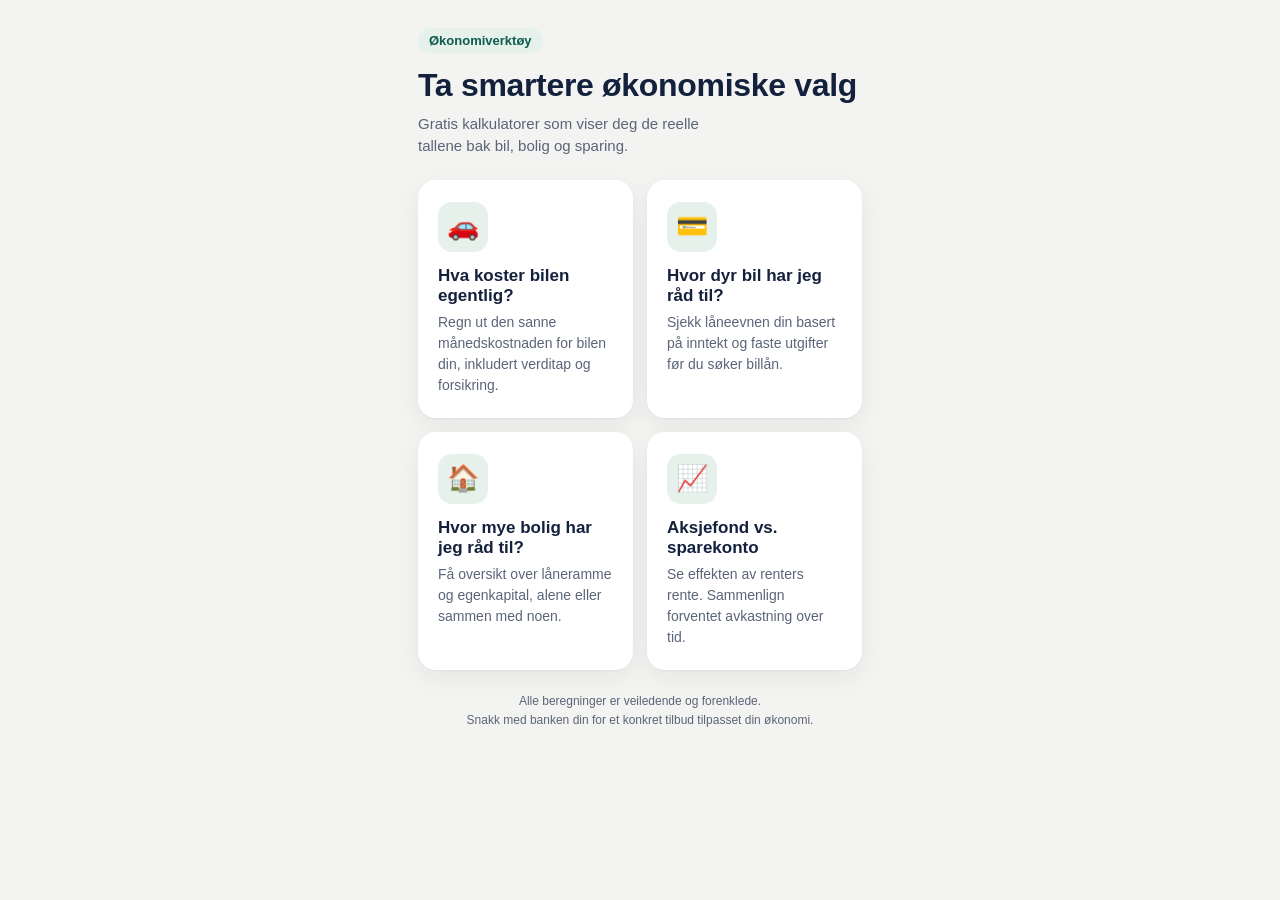
<file: index.html>
<!DOCTYPE html>
<html lang="no">
<head>
<meta charset="UTF-8">
<meta name="viewport" content="width=device-width, initial-scale=1, viewport-fit=cover">
<title>Økonomiverktøy.no – Smarte kalkulatorer for din privatøkonomi</title>
<link rel="stylesheet" href="kalkulator.css">
</head>
<body>
<div class="wrap">

  <header>
    <span class="eyebrow">Økonomiverktøy</span>
    <h1>Ta smartere økonomiske valg</h1>
    <p>Gratis kalkulatorer som viser deg de reelle tallene bak bil, bolig og sparing.</p>
  </header>

  <div class="tool-grid">

    <a href="bilkostnad.html" class="tool-card">
      <div class="tool-icon">🚗</div>
      <h2>Hva koster bilen egentlig?</h2>
      <p>Regn ut den sanne månedskostnaden for bilen din, inkludert verditap og forsikring.</p>
    </a>

    <a href="laneevne.html" class="tool-card">
      <div class="tool-icon">💳</div>
      <h2>Hvor dyr bil har jeg råd til?</h2>
      <p>Sjekk låneevnen din basert på inntekt og faste utgifter før du søker billån.</p>
    </a>

    <a href="boligsparing.html" class="tool-card">
      <div class="tool-icon">🏠</div>
      <h2>Hvor mye bolig har jeg råd til?</h2>
      <p>Få oversikt over låneramme og egenkapital, alene eller sammen med noen.</p>
    </a>

    <a href="sparing.html" class="tool-card">
      <div class="tool-icon">📈</div>
      <h2>Aksjefond vs. sparekonto</h2>
      <p>Se effekten av renters rente. Sammenlign forventet avkastning over tid.</p>
    </a>

  </div>

  <footer>
    Alle beregninger er veiledende og forenklede.<br>
    Snakk med banken din for et konkret tilbud tilpasset din økonomi.
  </footer>
</div>
</body>
</html>
</file>
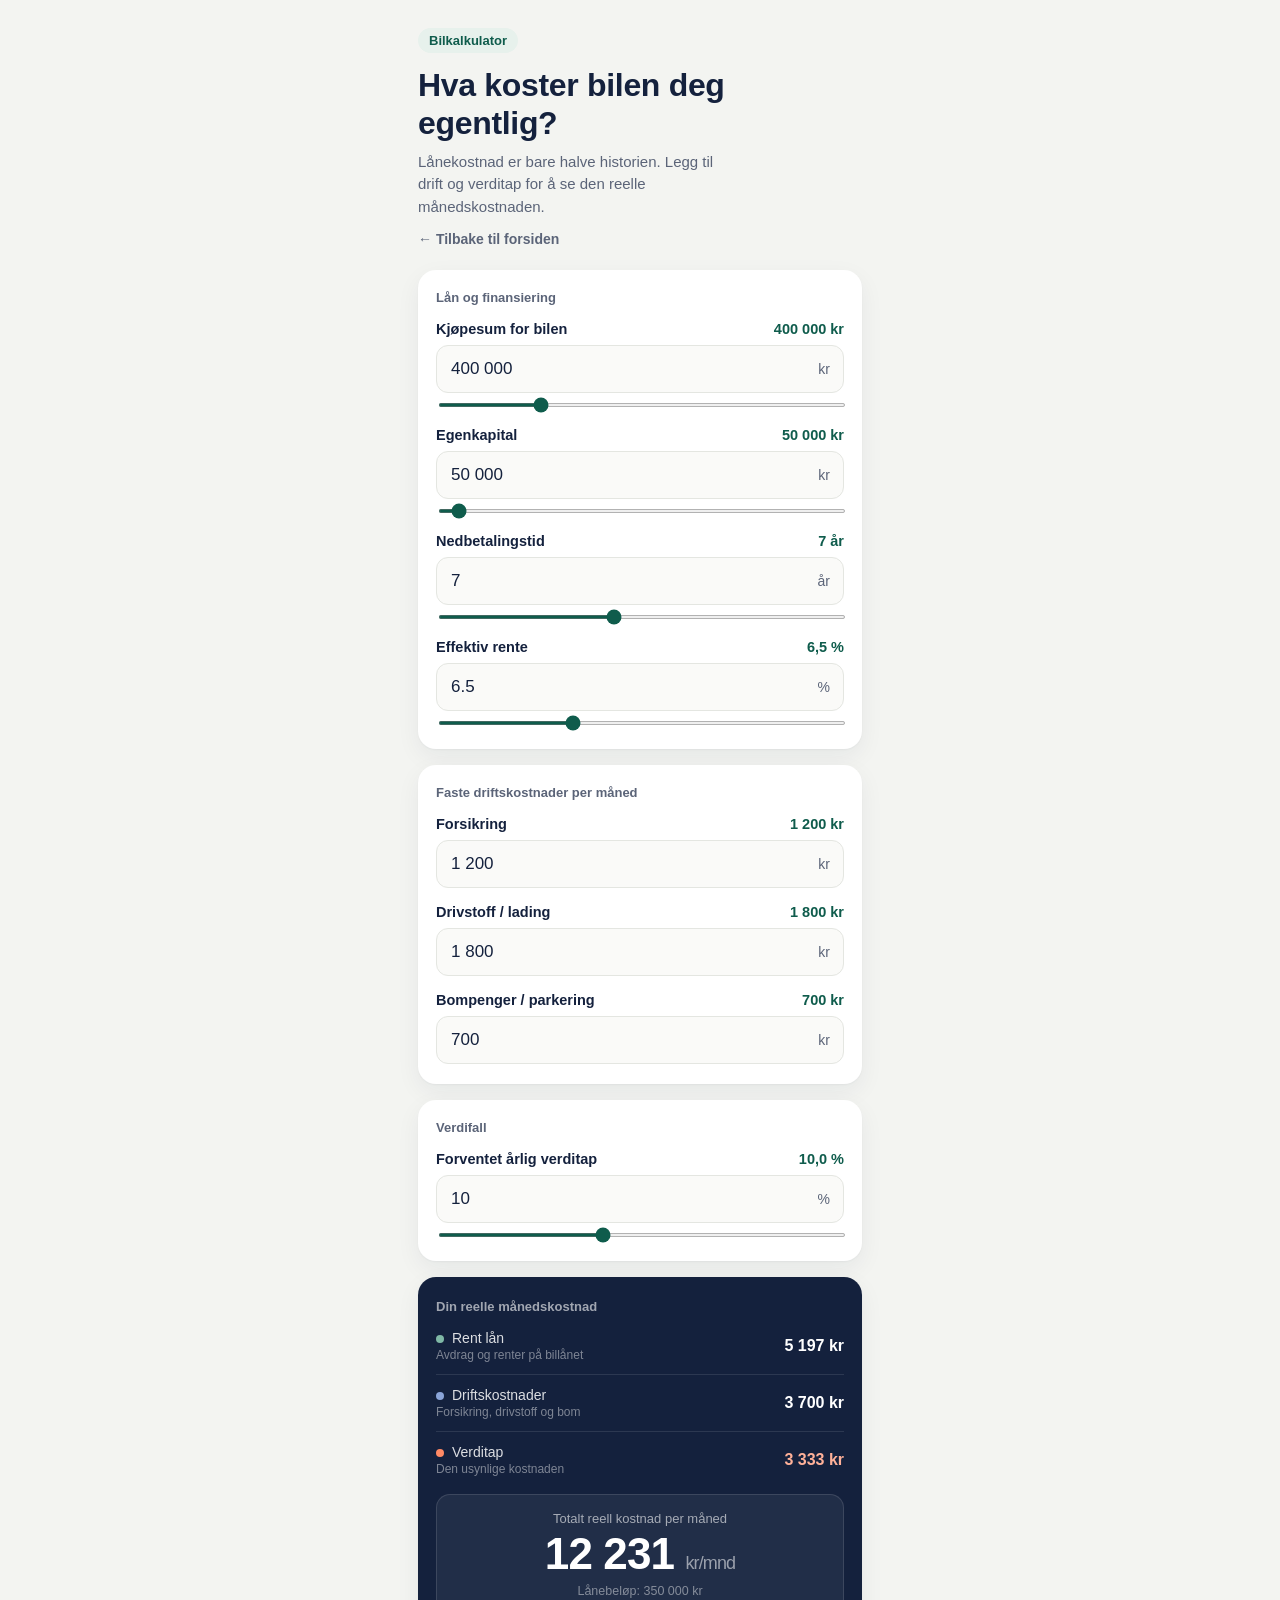
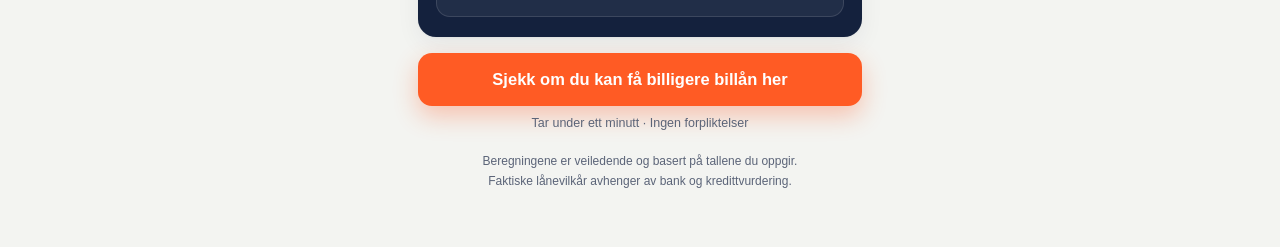
<file: bilkostnad.html>
<!DOCTYPE html>
<html lang="no">
<head>
<meta charset="UTF-8">
<meta name="viewport" content="width=device-width, initial-scale=1, viewport-fit=cover">
<title>Reell eierkostnad for bil – Kalkulator</title>
<link rel="stylesheet" href="kalkulator.css">
</head>
<body>
<div class="wrap">

  <header>
    <span class="eyebrow">Bilkalkulator</span>
    <h1>Hva koster bilen deg egentlig?</h1>
    <p>Lånekostnad er bare halve historien. Legg til drift og verditap for å se den reelle månedskostnaden.</p>
    <a href="index.html" class="back-link">&larr; Tilbake til forsiden</a>
  </header>

  <div class="card">
    <h2>Lån og finansiering</h2>

    <div class="field">
      <label for="pris">Kjøpesum for bilen <span class="val" id="prisVal">400 000 kr</span></label>
      <div class="input-row">
        <input type="text" id="pris" value="400 000" inputmode="numeric" autocomplete="off">
        <span class="unit">kr</span>
      </div>
      <input type="range" id="prisRange" min="50000" max="1500000" step="5000" value="400000">
    </div>

    <div class="field">
      <label for="egenkapital">Egenkapital <span class="val" id="egenkapitalVal">50 000 kr</span></label>
      <div class="input-row">
        <input type="text" id="egenkapital" value="50 000" inputmode="numeric" autocomplete="off">
        <span class="unit">kr</span>
      </div>
      <input type="range" id="egenkapitalRange" min="0" max="1500000" step="5000" value="50000">
    </div>

    <div class="field">
      <label for="nedbetaling">Nedbetalingstid <span class="val" id="nedbetalingVal">7 år</span></label>
      <div class="input-row">
        <input type="number" id="nedbetaling" value="7" min="1" max="15" step="1" inputmode="numeric">
        <span class="unit">år</span>
      </div>
      <input type="range" id="nedbetalingRange" min="1" max="15" step="1" value="7">
    </div>

    <div class="field">
      <label for="rente">Effektiv rente <span class="val" id="renteVal">6,5 %</span></label>
      <div class="input-row">
        <input type="number" id="rente" value="6.5" min="0" max="25" step="0.1" inputmode="decimal">
        <span class="unit">%</span>
      </div>
      <input type="range" id="renteRange" min="0" max="20" step="0.1" value="6.5">
    </div>
  </div>

  <div class="card">
    <h2>Faste driftskostnader per måned</h2>

    <div class="field">
      <label for="forsikring">Forsikring <span class="val" id="forsikringVal">1 200 kr</span></label>
      <div class="input-row">
        <input type="text" id="forsikring" value="1 200" inputmode="numeric" autocomplete="off">
        <span class="unit">kr</span>
      </div>
    </div>

    <div class="field">
      <label for="drivstoff">Drivstoff / lading <span class="val" id="drivstoffVal">1 800 kr</span></label>
      <div class="input-row">
        <input type="text" id="drivstoff" value="1 800" inputmode="numeric" autocomplete="off">
        <span class="unit">kr</span>
      </div>
    </div>

    <div class="field">
      <label for="bompenger">Bompenger / parkering <span class="val" id="bompengerVal">700 kr</span></label>
      <div class="input-row">
        <input type="text" id="bompenger" value="700" inputmode="numeric" autocomplete="off">
        <span class="unit">kr</span>
      </div>
    </div>
  </div>

  <div class="card">
    <h2>Verdifall</h2>
    <div class="field">
      <label for="verditap">Forventet årlig verditap <span class="val" id="verditapVal">10 %</span></label>
      <div class="input-row">
        <input type="number" id="verditap" value="10" min="0" max="30" step="0.5" inputmode="decimal">
        <span class="unit">%</span>
      </div>
      <input type="range" id="verditapRange" min="0" max="25" step="0.5" value="10">
    </div>
  </div>

  <div class="results">
    <h2>Din reelle månedskostnad</h2>
    <div class="breakdown">
      <div class="row">
        <div class="label"><span class="dot loan"></span>Rent lån
          <small>Avdrag og renter på billånet</small>
        </div>
        <div class="amount" id="outLaan">0 kr</div>
      </div>
      <div class="row">
        <div class="label"><span class="dot drift"></span>Driftskostnader
          <small>Forsikring, drivstoff og bom</small>
        </div>
        <div class="amount" id="outDrift">0 kr</div>
      </div>
      <div class="row loss">
        <div class="label"><span class="dot loss"></span>Verditap
          <small>Den usynlige kostnaden</small>
        </div>
        <div class="amount" id="outVerditap">0 kr</div>
      </div>
    </div>

    <div class="total-box">
      <div class="t-label">Totalt reell kostnad per måned</div>
      <div class="t-amount" id="outTotal">0 <span>kr/mnd</span></div>
      <div class="t-sub" id="outLaanebelop">Lånebeløp: 0 kr</div>
    </div>
  </div>

  <a href="AFFILIATE_LENKE_HER" class="cta" id="ctaBtn" target="_blank" rel="noopener">
    Sjekk om du kan få billigere billån her
  </a>
  <div class="cta-sub">Tar under ett minutt · Ingen forpliktelser</div>

  <footer>
    Beregningene er veiledende og basert på tallene du oppgir.<br>
    Faktiske lånevilkår avhenger av bank og kredittvurdering.
  </footer>
</div>

<script src="kalkulator.js"></script>
<script>
(function(){
  const K = window.KalkUtils;
  const nf1 = new Intl.NumberFormat('nb-NO', { minimumFractionDigits: 1, maximumFractionDigits: 1 });

  const krIds = ['pris','egenkapital','forsikring','drivstoff','bompenger'];
  const otherIds = ['nedbetaling','rente','verditap'];
  const ids = krIds.concat(otherIds);
  const el = {};
  ids.forEach(id => { el[id] = document.getElementById(id); });
  const ranges = ['pris','egenkapital','nedbetaling','rente','verditap'];
  const rangeEl = {};
  ranges.forEach(id => { rangeEl[id] = document.getElementById(id + 'Range'); });

  krIds.forEach(id => K.bindThousands(el[id]));

  function getVal(id){
    return krIds.includes(id) ? K.parseNum(el[id].value) : (parseFloat(el[id].value) || 0);
  }

  const valLabels = {
    pris: v => K.formatNum(v) + ' kr',
    egenkapital: v => K.formatNum(v) + ' kr',
    nedbetaling: v => v + ' år',
    rente: v => nf1.format(v).replace('.', ',') + ' %',
    forsikring: v => K.formatNum(v) + ' kr',
    drivstoff: v => K.formatNum(v) + ' kr',
    bompenger: v => K.formatNum(v) + ' kr',
    verditap: v => nf1.format(v).replace('.', ',') + ' %'
  };

  function updateLabel(id){
    const labelEl = document.getElementById(id + 'Val');
    if(labelEl) labelEl.textContent = valLabels[id](getVal(id));
  }

  function syncFromInput(id){
    if(rangeEl[id]) rangeEl[id].value = getVal(id);
    updateLabel(id);
    calculate();
  }
  function syncFromRange(id){
    if (krIds.includes(id)) {
      el[id].value = K.formatNum(rangeEl[id].value);
    } else {
      el[id].value = rangeEl[id].value;
    }
    updateLabel(id);
    calculate();
  }

  ids.forEach(id => {
    el[id].addEventListener('input', () => syncFromInput(id));
  });
  ranges.forEach(id => {
    rangeEl[id].addEventListener('input', () => syncFromRange(id));
  });

  function calculate(){
    const pris = Math.max(0, getVal('pris'));
    const egenkapital = Math.max(0, getVal('egenkapital'));
    const arYr = Math.max(1, getVal('nedbetaling') || 1);
    const rentePct = Math.max(0, getVal('rente'));
    const forsikring = Math.max(0, getVal('forsikring'));
    const drivstoff = Math.max(0, getVal('drivstoff'));
    const bompenger = Math.max(0, getVal('bompenger'));
    const verditapPct = Math.max(0, getVal('verditap'));

    const laanebelop = Math.max(0, pris - egenkapital);
    const n = arYr * 12;
    const i = (rentePct / 100) / 12;

    let terminbelop;
    if (laanebelop <= 0) {
      terminbelop = 0;
    } else if (i === 0) {
      terminbelop = laanebelop / n;
    } else {
      terminbelop = laanebelop * i / (1 - Math.pow(1 + i, -n));
    }

    const drift = forsikring + drivstoff + bompenger;
    const verditapMnd = (pris * (verditapPct / 100)) / 12;
    const total = terminbelop + drift + verditapMnd;

    document.getElementById('outLaan').textContent = K.formatNum(terminbelop) + ' kr';
    document.getElementById('outDrift').textContent = K.formatNum(drift) + ' kr';
    document.getElementById('outVerditap').textContent = K.formatNum(verditapMnd) + ' kr';
    document.getElementById('outTotal').innerHTML = K.formatNum(total) + ' <span>kr/mnd</span>';
    document.getElementById('outLaanebelop').textContent = 'Lånebeløp: ' + K.formatNum(laanebelop) + ' kr';
  }

  ids.forEach(updateLabel);
  calculate();
})();
</script>
</body>
</html>
</file>
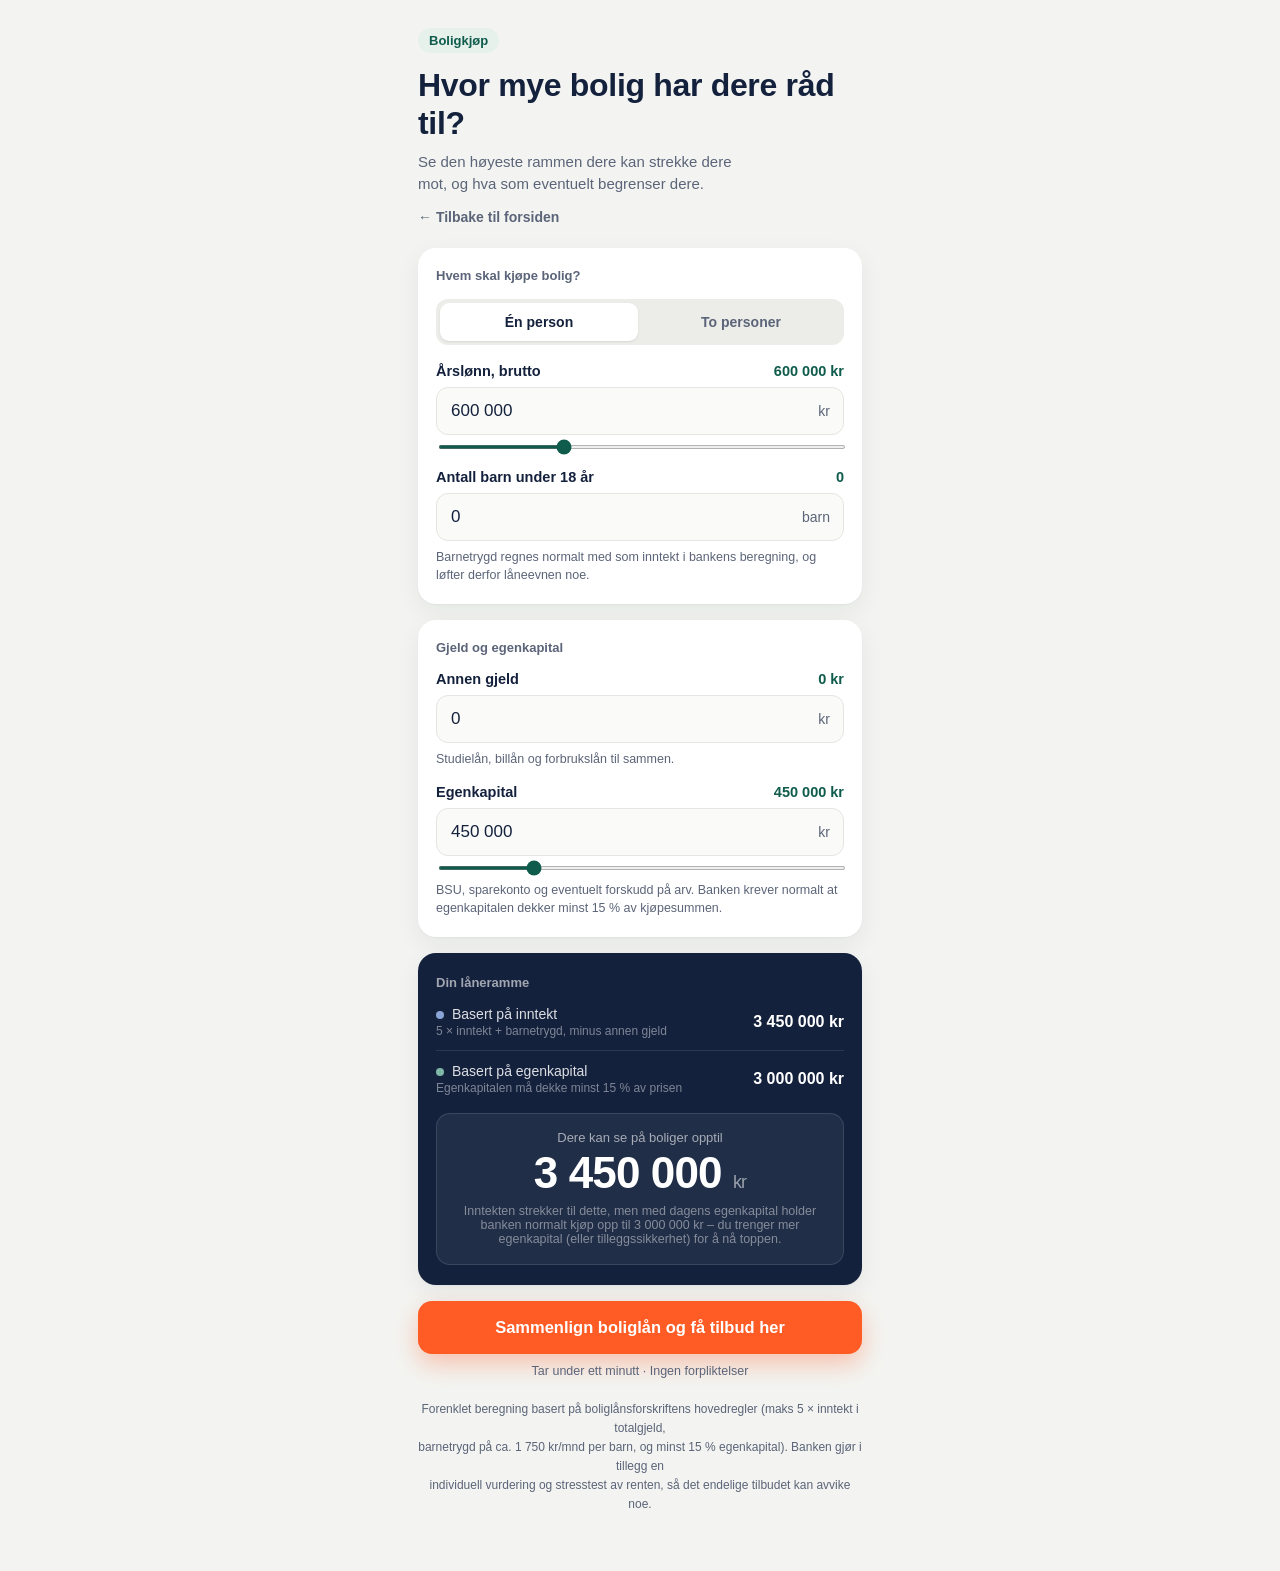
<file: boligsparing.html>
<!DOCTYPE html>
<html lang="no">
<head>
<meta charset="UTF-8">
<meta name="viewport" content="width=device-width, initial-scale=1, viewport-fit=cover">
<title>Hvor mye bolig har du råd til? – Kalkulator</title>
<link rel="stylesheet" href="kalkulator.css">
</head>
<body>
<div class="wrap">

  <header>
    <span class="eyebrow">Boligkjøp</span>
    <h1>Hvor mye bolig har dere råd til?</h1>
    <p>Se den høyeste rammen dere kan strekke dere mot, og hva som eventuelt begrenser dere.</p>
    <a href="index.html" class="back-link">&larr; Tilbake til forsiden</a>
  </header>

  <div class="card">
    <h2>Hvem skal kjøpe bolig?</h2>
    <div class="segmented" id="personToggle">
      <button type="button" class="active" data-val="1">Én person</button>
      <button type="button" data-val="2">To personer</button>
    </div>

    <div class="field">
      <label for="inntekt1">Årslønn, brutto <span class="val" id="inntekt1Val">600 000 kr</span></label>
      <div class="input-row">
        <input type="text" id="inntekt1" value="600 000" inputmode="numeric" autocomplete="off">
        <span class="unit">kr</span>
      </div>
      <input type="range" id="inntekt1Range" min="0" max="2000000" step="10000" value="600000">
    </div>

    <div class="field" id="boks-inntekt2" style="display:none;">
      <label for="inntekt2">Årslønn person 2, brutto <span class="val" id="inntekt2Val">0 kr</span></label>
      <div class="input-row">
        <input type="text" id="inntekt2" value="0" inputmode="numeric" autocomplete="off">
        <span class="unit">kr</span>
      </div>
      <input type="range" id="inntekt2Range" min="0" max="2000000" step="10000" value="0">
    </div>

    <div class="field">
      <label for="barn">Antall barn under 18 år <span class="val" id="barnVal">0</span></label>
      <div class="input-row">
        <input type="number" id="barn" value="0" min="0" max="10" step="1" inputmode="numeric">
        <span class="unit">barn</span>
      </div>
      <div class="hint">Barnetrygd regnes normalt med som inntekt i bankens beregning, og løfter derfor låneevnen noe.</div>
    </div>
  </div>

  <div class="card">
    <h2>Gjeld og egenkapital</h2>

    <div class="field">
      <label for="gjeld">Annen gjeld <span class="val" id="gjeldVal">0 kr</span></label>
      <div class="input-row">
        <input type="text" id="gjeld" value="0" inputmode="numeric" autocomplete="off">
        <span class="unit">kr</span>
      </div>
      <div class="hint">Studielån, billån og forbrukslån til sammen.</div>
    </div>

    <div class="field">
      <label for="ek">Egenkapital <span class="val" id="ekVal">450 000 kr</span></label>
      <div class="input-row">
        <input type="text" id="ek" value="450 000" inputmode="numeric" autocomplete="off">
        <span class="unit">kr</span>
      </div>
      <input type="range" id="ekRange" min="0" max="2000000" step="10000" value="450000">
      <div class="hint">BSU, sparekonto og eventuelt forskudd på arv. Banken krever normalt at egenkapitalen dekker minst 15 % av kjøpesummen.</div>
    </div>
  </div>

  <div class="results">
    <h2>Din låneramme</h2>
    <div class="breakdown">
      <div class="row">
        <div class="label"><span class="dot income"></span>Basert på inntekt
          <small>5 × inntekt + barnetrygd, minus annen gjeld</small>
        </div>
        <div class="amount" id="outInntekt">0 kr</div>
      </div>
      <div class="row">
        <div class="label"><span class="dot equity"></span>Basert på egenkapital
          <small>Egenkapitalen må dekke minst 15 % av prisen</small>
        </div>
        <div class="amount" id="outEk">0 kr</div>
      </div>
    </div>

    <div class="total-box">
      <div class="t-label">Dere kan se på boliger opptil</div>
      <div class="t-amount" id="outTotal">0 <span>kr</span></div>
      <div class="t-sub" id="outForklaring">Fyll inn tallene dine over</div>
    </div>
  </div>

  <a href="AFFILIATE_LENKE_HER" class="cta" id="ctaBtn" target="_blank" rel="noopener">
    Sammenlign boliglån og få tilbud her
  </a>
  <div class="cta-sub">Tar under ett minutt · Ingen forpliktelser</div>

  <footer>
    Forenklet beregning basert på boliglånsforskriftens hovedregler (maks 5 × inntekt i totalgjeld,<br>
    barnetrygd på ca. 1 750 kr/mnd per barn, og minst 15 % egenkapital). Banken gjør i tillegg en<br>
    individuell vurdering og stresstest av renten, så det endelige tilbudet kan avvike noe.
  </footer>
</div>

<script src="kalkulator.js"></script>
<script>
(function(){
  const K = window.KalkUtils;
  const BARNETRYGD_MND = 1750; // grov, flat sats per barn – bruk kun som pekepinn

  const krIds = ['inntekt1','inntekt2','gjeld','ek'];
  const otherIds = ['barn'];
  const ids = krIds.concat(otherIds);
  const el = {};
  ids.forEach(id => { el[id] = document.getElementById(id); });
  const ranges = ['inntekt1','inntekt2','ek'];
  const rangeEl = {};
  ranges.forEach(id => { rangeEl[id] = document.getElementById(id + 'Range'); });

  krIds.forEach(id => K.bindThousands(el[id]));

  function getVal(id){
    return krIds.includes(id) ? K.parseNum(el[id].value) : (parseFloat(el[id].value) || 0);
  }

  let antallPersoner = 1;
  const toggleBtns = document.querySelectorAll('#personToggle button');
  toggleBtns.forEach(btn => {
    btn.addEventListener('click', () => {
      toggleBtns.forEach(b => b.classList.remove('active'));
      btn.classList.add('active');
      antallPersoner = parseInt(btn.dataset.val, 10);
      const boks2 = document.getElementById('boks-inntekt2');
      boks2.style.display = antallPersoner === 2 ? 'block' : 'none';
      if (antallPersoner === 1) {
        el.inntekt2.value = '0';
        rangeEl.inntekt2.value = 0;
        updateLabel('inntekt2');
      }
      calculate();
    });
  });

  const valLabels = {
    inntekt1: v => K.formatNum(v) + ' kr',
    inntekt2: v => K.formatNum(v) + ' kr',
    gjeld: v => K.formatNum(v) + ' kr',
    ek: v => K.formatNum(v) + ' kr',
    barn: v => v + (v === 1 ? ' barn' : ' barn')
  };

  function updateLabel(id){
    const labelEl = document.getElementById(id + 'Val');
    if(labelEl) labelEl.textContent = id === 'barn' ? getVal(id) : valLabels[id](getVal(id));
  }
  function syncFromInput(id){
    if(rangeEl[id]) rangeEl[id].value = getVal(id);
    updateLabel(id);
    calculate();
  }
  function syncFromRange(id){
    el[id].value = K.formatNum(rangeEl[id].value);
    updateLabel(id);
    calculate();
  }
  ids.forEach(id => el[id].addEventListener('input', () => syncFromInput(id)));
  ranges.forEach(id => rangeEl[id].addEventListener('input', () => syncFromRange(id)));

  function calculate(){
    const inntekt1 = Math.max(0, getVal('inntekt1'));
    const inntekt2 = antallPersoner === 2 ? Math.max(0, getVal('inntekt2')) : 0;
    const gjeld = Math.max(0, getVal('gjeld'));
    const ek = Math.max(0, getVal('ek'));
    const barn = Math.max(0, Math.round(getVal('barn')));

    const barnetrygdAarlig = barn * BARNETRYGD_MND * 12;
    const samletInntekt = inntekt1 + inntekt2 + barnetrygdAarlig;

    // Regel 1: total gjeld (eksisterende + nytt boliglån) maks 5 x brutto årsinntekt (inkl. barnetrygd)
    const maxLaan = Math.max(0, samletInntekt * 5 - gjeld);
    const maxKjopesumInntekt = maxLaan + ek;

    // Regel 2: egenkapitalen må minst dekke 15 % av kjøpesummen (maks 85 % belåning)
    const maxKjopesumEk = ek > 0 ? ek / 0.15 : 0;

    document.getElementById('outInntekt').textContent = K.formatNum(maxKjopesumInntekt) + ' kr';
    document.getElementById('outEk').textContent = K.formatNum(maxKjopesumEk) + ' kr';

    const totalEl = document.getElementById('outTotal');
    const forklaringEl = document.getElementById('outForklaring');

    if (ek <= 0 && maxKjopesumInntekt <= 0) {
      totalEl.innerHTML = '0 <span>kr</span>';
      forklaringEl.textContent = 'Legg inn inntekt og egenkapital for å se rammen din.';
      return;
    }

    // Viser den høyeste, mest optimistiske rammen ("opptil"), med tydelig forklaring
    // på hva som faktisk skal til for å nå den – slik at tallet ikke er misvisende.
    const maxBolig = Math.max(maxKjopesumInntekt, maxKjopesumEk);
    totalEl.innerHTML = K.formatNum(maxBolig) + ' <span>kr</span>';

    if (maxKjopesumInntekt >= maxKjopesumEk) {
      forklaringEl.textContent = 'Inntekten strekker til dette, men med dagens egenkapital holder banken normalt kjøp opp til ' + K.formatNum(maxKjopesumEk) + ' kr – du trenger mer egenkapital (eller tilleggssikkerhet) for å nå toppen.';
    } else {
      forklaringEl.textContent = 'Egenkapitalen din strekker til dette, men inntekten holder normalt kjøp opp til ' + K.formatNum(maxKjopesumInntekt) + ' kr – resten av lånet må dekkes på annet vis.';
    }
  }

  ids.forEach(updateLabel);
  calculate();
})();
</script>
</body>
</html>
</file>
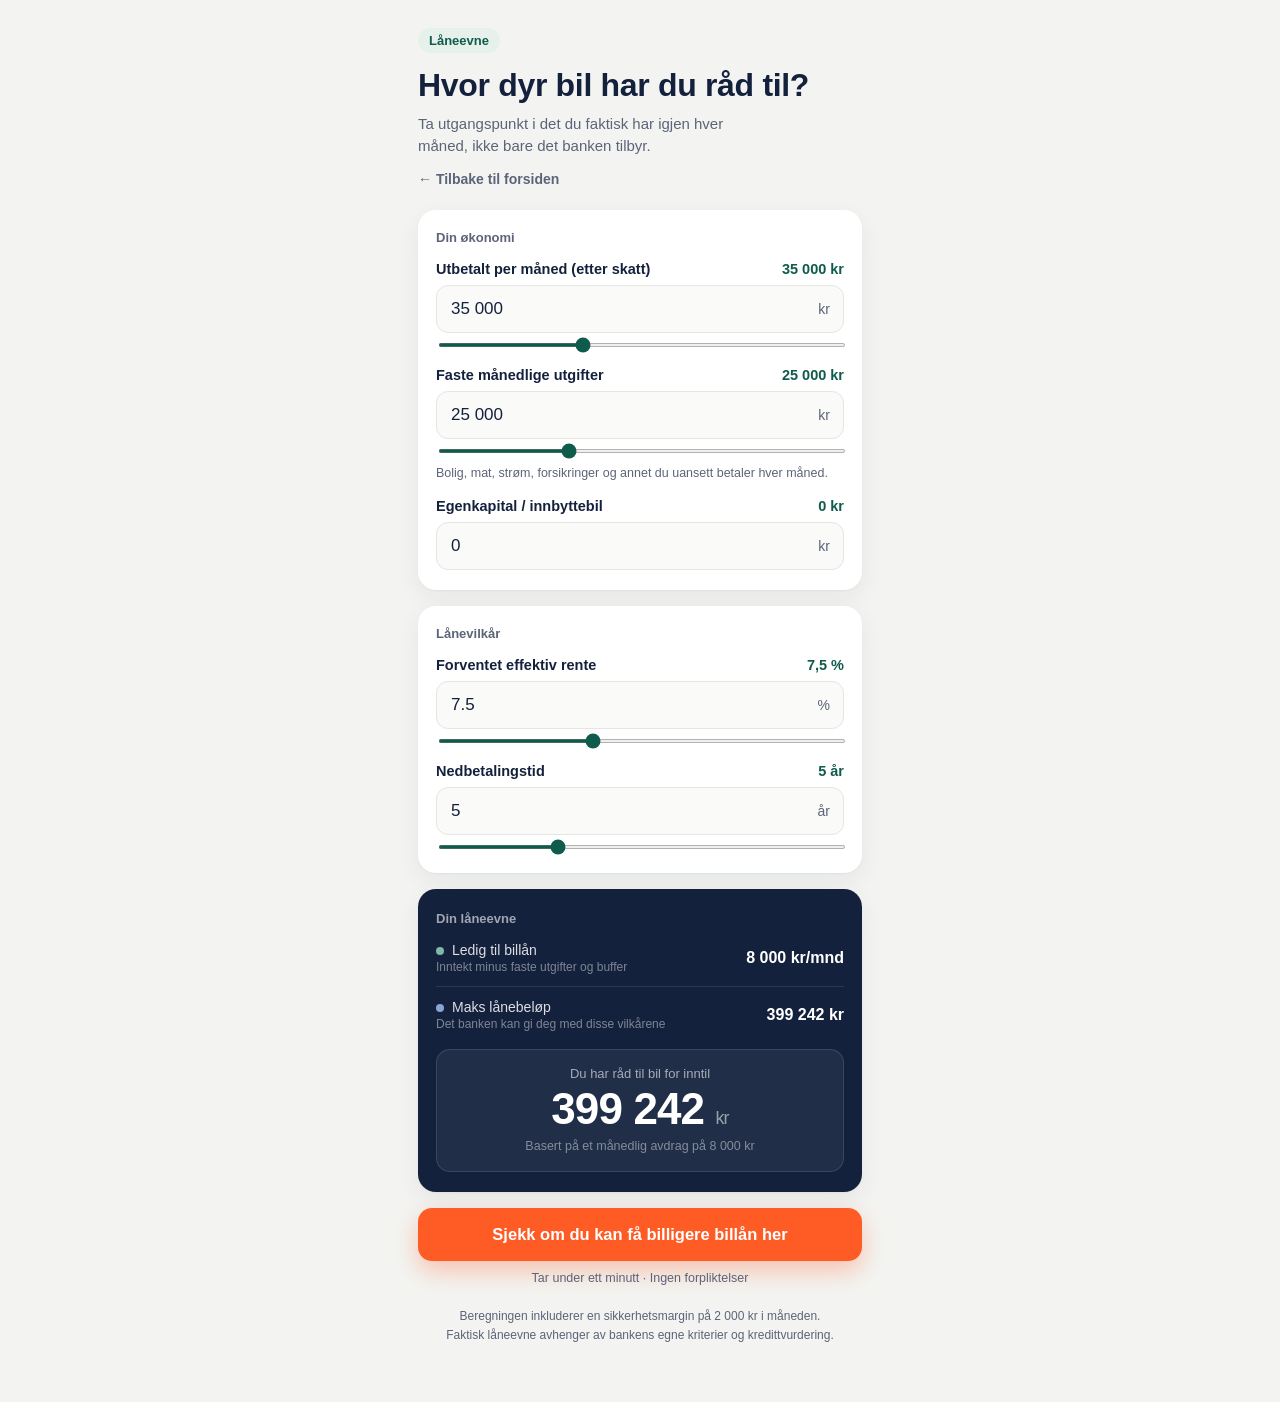
<file: laneevne.html>
<!DOCTYPE html>
<html lang="no">
<head>
<meta charset="UTF-8">
<meta name="viewport" content="width=device-width, initial-scale=1, viewport-fit=cover">
<title>Hvor dyr bil har jeg råd til? – Kalkulator</title>
<link rel="stylesheet" href="kalkulator.css">
</head>
<body>
<div class="wrap">

  <header>
    <span class="eyebrow">Låneevne</span>
    <h1>Hvor dyr bil har du råd til?</h1>
    <p>Ta utgangspunkt i det du faktisk har igjen hver måned, ikke bare det banken tilbyr.</p>
    <a href="index.html" class="back-link">&larr; Tilbake til forsiden</a>
  </header>

  <div class="card">
    <h2>Din økonomi</h2>

    <div class="field">
      <label for="inntekt">Utbetalt per måned (etter skatt) <span class="val" id="inntektVal">35 000 kr</span></label>
      <div class="input-row">
        <input type="text" id="inntekt" value="35 000" inputmode="numeric" autocomplete="off">
        <span class="unit">kr</span>
      </div>
      <input type="range" id="inntektRange" min="0" max="100000" step="500" value="35000">
    </div>

    <div class="field">
      <label for="utgifter">Faste månedlige utgifter <span class="val" id="utgifterVal">25 000 kr</span></label>
      <div class="input-row">
        <input type="text" id="utgifter" value="25 000" inputmode="numeric" autocomplete="off">
        <span class="unit">kr</span>
      </div>
      <input type="range" id="utgifterRange" min="0" max="80000" step="500" value="25000">
      <div class="hint">Bolig, mat, strøm, forsikringer og annet du uansett betaler hver måned.</div>
    </div>

    <div class="field">
      <label for="egenkapital">Egenkapital / innbyttebil <span class="val" id="egenkapitalVal">0 kr</span></label>
      <div class="input-row">
        <input type="text" id="egenkapital" value="0" inputmode="numeric" autocomplete="off">
        <span class="unit">kr</span>
      </div>
    </div>
  </div>

  <div class="card">
    <h2>Lånevilkår</h2>

    <div class="field">
      <label for="rente">Forventet effektiv rente <span class="val" id="renteVal">7,5 %</span></label>
      <div class="input-row">
        <input type="number" id="rente" value="7.5" min="0" max="25" step="0.1" inputmode="decimal">
        <span class="unit">%</span>
      </div>
      <input type="range" id="renteRange" min="0" max="20" step="0.1" value="7.5">
    </div>

    <div class="field">
      <label for="aar">Nedbetalingstid <span class="val" id="aarVal">5 år</span></label>
      <div class="input-row">
        <input type="number" id="aar" value="5" min="1" max="15" step="1" inputmode="numeric">
        <span class="unit">år</span>
      </div>
      <input type="range" id="aarRange" min="1" max="15" step="1" value="5">
    </div>
  </div>

  <div class="results">
    <h2>Din låneevne</h2>
    <div class="breakdown">
      <div class="row">
        <div class="label"><span class="dot loan"></span>Ledig til billån
          <small>Inntekt minus faste utgifter og buffer</small>
        </div>
        <div class="amount" id="outLedig">0 kr/mnd</div>
      </div>
      <div class="row">
        <div class="label"><span class="dot drift"></span>Maks lånebeløp
          <small>Det banken kan gi deg med disse vilkårene</small>
        </div>
        <div class="amount" id="outLan">0 kr</div>
      </div>
    </div>

    <div class="total-box">
      <div class="t-label">Du har råd til bil for inntil</div>
      <div class="t-amount" id="outTotal">0 <span>kr</span></div>
      <div class="t-sub" id="outSub">Basert på et månedlig avdrag på 0 kr</div>
    </div>
  </div>

  <a href="AFFILIATE_LENKE_HER" class="cta" id="ctaBtn" target="_blank" rel="noopener">
    Sjekk om du kan få billigere billån her
  </a>
  <div class="cta-sub">Tar under ett minutt · Ingen forpliktelser</div>

  <footer>
    Beregningen inkluderer en sikkerhetsmargin på 2 000 kr i måneden.<br>
    Faktisk låneevne avhenger av bankens egne kriterier og kredittvurdering.
  </footer>
</div>

<script src="kalkulator.js"></script>
<script>
(function(){
  const K = window.KalkUtils;
  const nf1 = new Intl.NumberFormat('nb-NO', { minimumFractionDigits: 1, maximumFractionDigits: 1 });
  const BUFFER = 2000;

  const krIds = ['inntekt','utgifter','egenkapital'];
  const otherIds = ['rente','aar'];
  const ids = krIds.concat(otherIds);
  const el = {};
  ids.forEach(id => { el[id] = document.getElementById(id); });
  const ranges = ['inntekt','utgifter','rente','aar'];
  const rangeEl = {};
  ranges.forEach(id => { rangeEl[id] = document.getElementById(id + 'Range'); });

  krIds.forEach(id => K.bindThousands(el[id]));

  function getVal(id){
    return krIds.includes(id) ? K.parseNum(el[id].value) : (parseFloat(el[id].value) || 0);
  }

  const valLabels = {
    inntekt: v => K.formatNum(v) + ' kr',
    utgifter: v => K.formatNum(v) + ' kr',
    egenkapital: v => K.formatNum(v) + ' kr',
    rente: v => nf1.format(v).replace('.', ',') + ' %',
    aar: v => v + ' år'
  };

  function updateLabel(id){
    const labelEl = document.getElementById(id + 'Val');
    if(labelEl) labelEl.textContent = valLabels[id](getVal(id));
  }
  function syncFromInput(id){
    if(rangeEl[id]) rangeEl[id].value = getVal(id);
    updateLabel(id);
    calculate();
  }
  function syncFromRange(id){
    if (krIds.includes(id)) {
      el[id].value = K.formatNum(rangeEl[id].value);
    } else {
      el[id].value = rangeEl[id].value;
    }
    updateLabel(id);
    calculate();
  }
  ids.forEach(id => el[id].addEventListener('input', () => syncFromInput(id)));
  ranges.forEach(id => rangeEl[id].addEventListener('input', () => syncFromRange(id)));

  function calculate(){
    const inntekt = Math.max(0, getVal('inntekt'));
    const utgifter = Math.max(0, getVal('utgifter'));
    const egenkapital = Math.max(0, getVal('egenkapital'));
    const rentePct = Math.max(0, getVal('rente'));
    const aar = Math.max(1, getVal('aar') || 1);

    const maxMnd = Math.max(0, inntekt - utgifter - BUFFER);
    const i = (rentePct / 100) / 12;
    const n = aar * 12;

    let maxLan;
    if (maxMnd <= 0) {
      maxLan = 0;
    } else if (i === 0) {
      maxLan = maxMnd * n;
    } else {
      maxLan = maxMnd * (1 - Math.pow(1 + i, -n)) / i;
    }

    const totalBilpris = maxLan + egenkapital;

    document.getElementById('outLedig').textContent = K.formatNum(maxMnd) + ' kr/mnd';
    document.getElementById('outLan').textContent = K.formatNum(maxLan) + ' kr';
    document.getElementById('outTotal').innerHTML = K.formatNum(totalBilpris) + ' <span>kr</span>';
    document.getElementById('outSub').textContent = 'Basert på et månedlig avdrag på ' + K.formatNum(maxMnd) + ' kr';
  }

  ids.forEach(updateLabel);
  calculate();
})();
</script>
</body>
</html>
</file>
<file: kalkulator.css>
/* =========================================================
   Økonomiverktøy – delt stilark for alle kalkulatorer
   Bruk: <link rel="stylesheet" href="kalkulator.css">
   ========================================================= */

:root{
  --bg: #F3F4F1;
  --card: #FFFFFF;
  --ink: #14213D;
  --ink-soft: #5B6478;
  --line: #E4E6E1;
  --brand: #0F5C4C;
  --brand-soft: #E7F1EC;
  --accent: #FF5B24;
  --accent-dark: #D8480F;
  --loss: #B4472A;
  --loss-bg: #FBEDE7;
  --good: #1E8E6E;
  --radius: 18px;
  --shadow: 0 1px 2px rgba(20,33,61,.04), 0 8px 24px rgba(20,33,61,.06);
  padding-top: env(safe-area-inset-top, 0px);
  padding-bottom: env(safe-area-inset-bottom, 0px);
}
*{box-sizing:border-box;}
html{scroll-padding-top: env(safe-area-inset-top, 0px);}
body{
  margin:0;
  background: var(--bg);
  color: var(--ink);
  font-family: "Söhne", "Inter", -apple-system, BlinkMacSystemFont, "Segoe UI", Roboto, sans-serif;
  -webkit-font-smoothing: antialiased;
  min-height:100%;
}
.wrap{
  max-width: 480px;
  margin: 0 auto;
  padding: 28px 18px 56px;
}

/* ---------- Header ---------- */
header{ margin-bottom: 22px; }
header .eyebrow{
  display:inline-flex;
  align-items:center;
  gap:6px;
  font-size: 13px;
  color: var(--brand);
  background: var(--brand-soft);
  padding: 5px 11px;
  border-radius: 999px;
  font-weight: 600;
  margin-bottom: 14px;
}
h1{
  font-size: 28px;
  line-height: 1.18;
  letter-spacing: -0.01em;
  margin: 0 0 8px;
  font-weight: 650;
}
header p{
  margin:0 0 12px;
  color: var(--ink-soft);
  font-size: 15px;
  line-height: 1.5;
  max-width: 38ch;
}
.back-link{
  display:inline-flex;
  align-items:center;
  gap:6px;
  font-size: 14px;
  color: var(--ink-soft);
  text-decoration:none;
  font-weight: 600;
}
.back-link:hover{ color: var(--brand); }

/* ---------- Cards & fields ---------- */
.card{
  background: var(--card);
  border-radius: var(--radius);
  box-shadow: var(--shadow);
  padding: 20px 18px;
  margin-bottom: 16px;
}
.card h2{
  font-size: 13px;
  color: var(--ink-soft);
  margin: 0 0 16px;
  font-weight: 600;
}
.field{ margin-bottom: 16px; }
.field:last-child{ margin-bottom:0; }
.field label{
  display:flex;
  justify-content: space-between;
  align-items: baseline;
  font-size: 14.5px;
  font-weight: 550;
  margin-bottom: 8px;
  color: var(--ink);
}
.field label .val{
  font-variant-numeric: tabular-nums;
  color: var(--brand);
  font-weight: 650;
}
.field .hint{
  font-size: 12.5px;
  color: var(--ink-soft);
  margin-top: 7px;
  line-height: 1.45;
}
.input-row{ position: relative; }
.input-row input{
  width: 100%;
  font-size: 17px;
  font-family: inherit;
  font-variant-numeric: tabular-nums;
  padding: 13px 44px 13px 14px;
  border: 1.5px solid var(--line);
  border-radius: 12px;
  background: #FAFAF8;
  color: var(--ink);
  transition: border-color .15s ease, background .15s ease;
  -moz-appearance: textfield;
}
.input-row input[type="number"]::-webkit-outer-spin-button,
.input-row input[type="number"]::-webkit-inner-spin-button{
  -webkit-appearance: none;
  margin:0;
}
.input-row input:focus{
  outline: none;
  border-color: var(--brand);
  background: #fff;
}
.input-row .unit{
  position:absolute;
  right: 14px;
  top: 50%;
  transform: translateY(-50%);
  color: var(--ink-soft);
  font-size: 14px;
  pointer-events:none;
}
input[type="range"]{
  width:100%;
  margin-top: 10px;
  accent-color: var(--brand);
  height: 4px;
}

/* ---------- Segmented control (f.eks. "1 eller 2 personer") ---------- */
.segmented{
  display:flex;
  background: #ECEDE8;
  border-radius: 12px;
  padding: 4px;
  gap: 4px;
  margin-bottom: 18px;
}
.segmented button{
  flex:1;
  border:none;
  background:transparent;
  padding: 11px 10px;
  border-radius: 9px;
  font-size: 14px;
  font-weight: 600;
  color: var(--ink-soft);
  cursor:pointer;
  font-family: inherit;
  transition: background .15s ease, color .15s ease, box-shadow .15s ease;
  -webkit-tap-highlight-color: transparent;
}
.segmented button.active{
  background:#fff;
  color: var(--ink);
  box-shadow: 0 1px 2px rgba(20,33,61,.1);
}

/* ---------- Results ---------- */
.results{
  background: var(--ink);
  border-radius: var(--radius);
  padding: 22px 18px 20px;
  color: #fff;
  box-shadow: var(--shadow);
  margin-bottom: 16px;
}
.results h2{
  font-size: 13px;
  color: rgba(255,255,255,.6);
  margin: 0 0 16px;
  font-weight: 600;
}
.results.light{
  background: var(--card);
  color: var(--ink);
  border: 1px solid var(--line);
}
.results.light h2{ color: var(--ink-soft); }
.results.light .row{ border-bottom: 1px solid var(--line); }
.results.light .row .label{ color: var(--ink); }
.results.light .row .label small{ color: var(--ink-soft); }
.results.light .total-box{
  background: var(--brand-soft);
  border: 1px solid rgba(15,92,76,.12);
}
.results.light .total-box .t-label{ color: var(--ink-soft); }
.results.light .total-box .t-amount{ color: var(--brand); }
.results.light .total-box .t-amount span{ color: var(--ink-soft); }
.results.light .total-box .t-sub{ color: var(--ink-soft); }

.breakdown{
  display:flex;
  flex-direction:column;
  gap: 12px;
  margin-bottom: 18px;
}
.row{
  display:flex;
  justify-content: space-between;
  align-items:center;
  gap: 12px;
  padding-bottom: 12px;
  border-bottom: 1px solid rgba(255,255,255,.1);
}
.row:last-child{ border-bottom:none; padding-bottom:0; }
.row .label{ font-size: 14px; color: rgba(255,255,255,.85); }
.row .label small{
  display:block;
  font-size: 12px;
  color: rgba(255,255,255,.45);
  margin-top: 2px;
  font-weight: 400;
}
.row .amount{
  font-size: 16px;
  font-weight: 650;
  font-variant-numeric: tabular-nums;
  white-space: nowrap;
}
.row.loss .amount{ color: #FFB199; }
.row.good .amount{ color: #A7E0C9; }
.dot{
  display:inline-block;
  width:8px; height:8px; border-radius:50%;
  margin-right:8px;
  vertical-align: middle;
}
.dot.loan{ background:#7FB8A6; }
.dot.drift{ background:#8AA4D8; }
.dot.loss{ background:#FF8A65; }
.dot.income{ background:#8AA4D8; }
.dot.equity{ background:#7FB8A6; }
.dot.bank{ background:#8AA4D8; }
.dot.fund{ background:#7FB8A6; }

.total-box{
  background: rgba(255,255,255,.06);
  border: 1px solid rgba(255,255,255,.12);
  border-radius: 14px;
  padding: 16px 16px 18px;
  text-align:center;
}
.total-box .t-label{ font-size: 13px; color: rgba(255,255,255,.6); margin-bottom: 4px; }
.total-box .t-amount{
  font-size: 38px;
  font-weight: 700;
  letter-spacing: -0.02em;
  font-variant-numeric: tabular-nums;
  line-height:1.1;
}
.total-box .t-amount span{ font-size: 18px; font-weight: 500; color: rgba(255,255,255,.55); }
.total-box .t-sub{ margin-top: 6px; font-size: 12.5px; color: rgba(255,255,255,.45); }

/* ---------- Chart card (Chart.js) ---------- */
.chart-card{ padding: 18px 14px 14px; }
.chart-wrap{
  position: relative;
  width: 100%;
  height: 220px;
}
.chart-wrap canvas{
  width: 100% !important;
  height: 100% !important;
}
@media (min-width: 520px){
  .chart-wrap{ height: 260px; }
}

/* ---------- CTA ---------- */
.cta{
  display:block;
  width:100%;
  text-align:center;
  background: var(--accent);
  color: #fff;
  font-size: 16.5px;
  font-weight: 650;
  padding: 17px 18px;
  border-radius: 14px;
  text-decoration:none;
  box-shadow: 0 10px 24px rgba(255,91,36,.32);
  transition: transform .12s ease, background .15s ease, box-shadow .15s ease;
  -webkit-tap-highlight-color: transparent;
  border: none;
  cursor: pointer;
  font-family: inherit;
}
.cta:active{
  transform: scale(0.98);
  background: var(--accent-dark);
  box-shadow: 0 6px 14px rgba(255,91,36,.28);
}
.cta-sub{
  text-align:center;
  font-size: 12.5px;
  color: var(--ink-soft);
  margin-top: 10px;
}

footer{
  text-align:center;
  font-size: 12px;
  color: var(--ink-soft);
  margin-top: 22px;
  line-height:1.6;
}

/* ---------- Forsiden: verktøy-grid ---------- */
.tool-grid{
  display:grid;
  grid-template-columns: 1fr;
  gap: 14px;
}
.tool-card{
  display:block;
  background: var(--card);
  border-radius: var(--radius);
  box-shadow: var(--shadow);
  padding: 22px 20px;
  text-decoration:none;
  color: var(--ink);
  transition: transform .15s ease, box-shadow .15s ease;
}
.tool-card:active{ transform: scale(0.98); }
.tool-icon{
  font-size: 26px;
  width: 50px;
  height: 50px;
  display:flex;
  align-items:center;
  justify-content:center;
  background: var(--brand-soft);
  border-radius: 14px;
  margin-bottom: 14px;
}
.tool-card h2{
  font-size: 17px;
  margin: 0 0 6px;
  font-weight: 650;
  color: var(--ink);
}
.tool-card p{
  font-size: 14px;
  color: var(--ink-soft);
  margin: 0;
  line-height: 1.5;
}

@media (min-width: 640px){
  .tool-grid{ grid-template-columns: 1fr 1fr; }
}
@media (min-width: 520px){
  h1{ font-size: 32px; }
  .total-box .t-amount{ font-size: 44px; }
}
</file>
